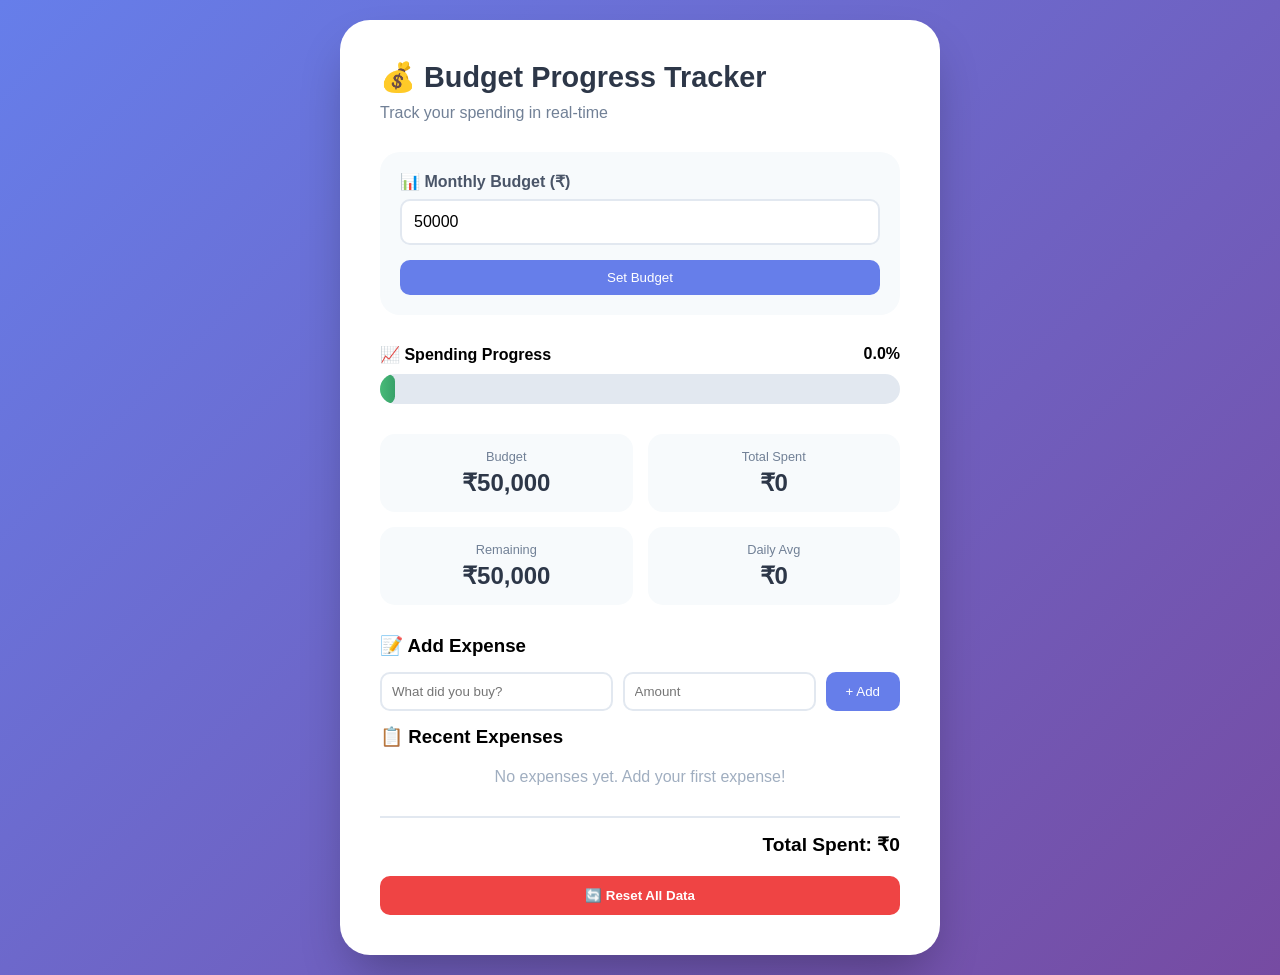
<file: Templates/progressbar.html>
<!DOCTYPE html>
<html lang="en">
<head>
    <meta charset="UTF-8">
    <meta name="viewport" content="width=device-width, initial-scale=1.0">
    <title>Budget Progress Bar | Real-Time Tracking</title>
    <style>
        * {
            margin: 0;
            padding: 0;
            box-sizing: border-box;
            font-family: 'Segoe UI', Tahoma, Geneva, Verdana, sans-serif;
        }

        body {
            background: linear-gradient(135deg, #667eea 0%, #764ba2 100%);
            min-height: 100vh;
            display: flex;
            align-items: center;
            justify-content: center;
            padding: 20px;
        }

        .container {
            max-width: 600px;
            width: 100%;
        }

        .card {
            background: white;
            border-radius: 30px;
            padding: 40px;
            box-shadow: 0 25px 50px -12px rgba(0,0,0,0.3);
        }

        h1 {
            color: #2d3748;
            margin-bottom: 10px;
            font-size: 1.8rem;
        }

        .subtitle {
            color: #718096;
            margin-bottom: 30px;
        }

        /* Budget Input Section */
        .budget-section {
            background: #f7fafc;
            border-radius: 20px;
            padding: 20px;
            margin-bottom: 30px;
        }

        .input-group {
            margin-bottom: 15px;
        }

        .input-group label {
            display: block;
            margin-bottom: 8px;
            font-weight: 600;
            color: #4a5568;
        }

        .input-group input {
            width: 100%;
            padding: 12px;
            border: 2px solid #e2e8f0;
            border-radius: 10px;
            font-size: 1rem;
        }

        .input-group input:focus {
            outline: none;
            border-color: #667eea;
        }

        /* Progress Bar */
        .progress-section {
            margin-bottom: 30px;
        }

        .progress-header {
            display: flex;
            justify-content: space-between;
            margin-bottom: 10px;
            font-weight: 600;
        }

        .progress-bar-container {
            background: #e2e8f0;
            border-radius: 50px;
            height: 30px;
            overflow: hidden;
            position: relative;
        }

        .progress-fill {
            background: linear-gradient(90deg, #48bb78, #38a169);
            width: 0%;
            height: 100%;
            border-radius: 50px;
            transition: width 0.5s ease;
            display: flex;
            align-items: center;
            justify-content: flex-end;
            padding-right: 15px;
            color: white;
            font-weight: bold;
            font-size: 0.85rem;
        }

        .progress-fill.warning {
            background: linear-gradient(90deg, #ed8936, #dd6b20);
        }

        .progress-fill.danger {
            background: linear-gradient(90deg, #ef4444, #dc2626);
        }

        /* Stats */
        .stats {
            display: grid;
            grid-template-columns: 1fr 1fr;
            gap: 15px;
            margin-bottom: 30px;
        }

        .stat-card {
            background: #f7fafc;
            padding: 15px;
            border-radius: 15px;
            text-align: center;
        }

        .stat-label {
            color: #718096;
            font-size: 0.8rem;
            margin-bottom: 5px;
        }

        .stat-value {
            font-size: 1.5rem;
            font-weight: bold;
            color: #2d3748;
        }

        /* Expenses List */
        .expenses-section {
            margin-top: 20px;
        }

        .expenses-header {
            display: flex;
            justify-content: space-between;
            align-items: center;
            margin-bottom: 15px;
        }

        .add-expense-form {
            display: flex;
            gap: 10px;
            margin-bottom: 15px;
        }

        .add-expense-form input {
            flex: 1;
            padding: 10px;
            border: 2px solid #e2e8f0;
            border-radius: 10px;
        }

        .add-expense-form button {
            padding: 10px 20px;
            background: #667eea;
            color: white;
            border: none;
            border-radius: 10px;
            cursor: pointer;
        }

        .expense-list {
            max-height: 300px;
            overflow-y: auto;
        }

        .expense-item {
            display: flex;
            justify-content: space-between;
            align-items: center;
            padding: 12px;
            background: #f7fafc;
            border-radius: 10px;
            margin-bottom: 8px;
            animation: slideIn 0.3s ease;
        }

        @keyframes slideIn {
            from {
                opacity: 0;
                transform: translateX(-20px);
            }
            to {
                opacity: 1;
                transform: translateX(0);
            }
        }

        .expense-details {
            flex: 1;
        }

        .expense-name {
            font-weight: 600;
            color: #2d3748;
        }

        .expense-date {
            font-size: 0.7rem;
            color: #a0aec0;
        }

        .expense-amount {
            font-weight: bold;
            color: #ef4444;
        }

        .delete-expense {
            background: none;
            border: none;
            font-size: 1.2rem;
            cursor: pointer;
            color: #a0aec0;
            padding: 5px 10px;
        }

        .delete-expense:hover {
            color: #ef4444;
        }

        .total-spent {
            font-size: 1.2rem;
            font-weight: bold;
            text-align: right;
            padding-top: 15px;
            border-top: 2px solid #e2e8f0;
            margin-top: 10px;
        }

        .alert {
            padding: 12px;
            border-radius: 10px;
            margin-bottom: 20px;
            animation: slideIn 0.3s ease;
        }

        .alert-warning {
            background: #fef3c7;
            color: #92400e;
            border-left: 4px solid #f59e0b;
        }

        .alert-danger {
            background: #fee2e2;
            color: #991b1b;
            border-left: 4px solid #ef4444;
        }

        .alert-success {
            background: #d1fae5;
            color: #065f46;
            border-left: 4px solid #10b981;
        }

        button {
            transition: all 0.2s;
        }

        button:hover {
            transform: scale(1.02);
        }

        .reset-btn {
            background: #ef4444;
            margin-top: 20px;
            width: 100%;
            padding: 12px;
            border: none;
            border-radius: 10px;
            color: white;
            font-weight: 600;
            cursor: pointer;
        }
    </style>
</head>
<body>
    <div class="container">
        <div class="card">
            <h1>💰 Budget Progress Tracker</h1>
            <p class="subtitle">Track your spending in real-time</p>

            <div id="alertContainer"></div>

            <!-- Budget Setup -->
            <div class="budget-section">
                <div class="input-group">
                    <label>📊 Monthly Budget (₹)</label>
                    <input type="number" id="budgetInput" placeholder="Enter your monthly budget" value="50000">
                </div>
                <button onclick="updateBudget()" style="width:100%; padding:10px; background:#667eea; color:white; border:none; border-radius:10px;">Set Budget</button>
            </div>

            <!-- Progress Bar -->
            <div class="progress-section">
                <div class="progress-header">
                    <span>📈 Spending Progress</span>
                    <span id="progressPercent">0%</span>
                </div>
                <div class="progress-bar-container">
                    <div class="progress-fill" id="progressFill">
                        <span id="progressText"></span>
                    </div>
                </div>
            </div>

            <!-- Stats -->
            <div class="stats">
                <div class="stat-card">
                    <div class="stat-label">Budget</div>
                    <div class="stat-value" id="budgetAmount">₹50,000</div>
                </div>
                <div class="stat-card">
                    <div class="stat-label">Total Spent</div>
                    <div class="stat-value" id="totalSpent">₹0</div>
                </div>
                <div class="stat-card">
                    <div class="stat-label">Remaining</div>
                    <div class="stat-value" id="remainingAmount">₹50,000</div>
                </div>
                <div class="stat-card">
                    <div class="stat-label">Daily Avg</div>
                    <div class="stat-value" id="dailyAvg">₹0</div>
                </div>
            </div>

            <!-- Add Expense -->
            <div class="expenses-section">
                <div class="expenses-header">
                    <h3>📝 Add Expense</h3>
                </div>
                <div class="add-expense-form">
                    <input type="text" id="expenseName" placeholder="What did you buy?" style="flex:2;">
                    <input type="number" id="expenseAmount" placeholder="Amount" style="flex:1;">
                    <button onclick="addExpense()">+ Add</button>
                </div>

                <h3>📋 Recent Expenses</h3>
                <div class="expense-list" id="expenseList">
                    <div style="text-align: center; color: #a0aec0; padding: 20px;">No expenses yet. Add your first expense!</div>
                </div>

                <div class="total-spent" id="totalSpentFooter">Total Spent: ₹0</div>
            </div>

            <button class="reset-btn" onclick="resetAll()">🔄 Reset All Data</button>
        </div>
    </div>

    <script>
        // Data storage (uses localStorage - no backend needed!)
        let monthlyBudget = 50000;
        let expenses = [];

        // Load saved data from localStorage
        function loadData() {
            const savedBudget = localStorage.getItem('monthlyBudget');
            const savedExpenses = localStorage.getItem('expenses');
            
            if (savedBudget) monthlyBudget = parseFloat(savedBudget);
            if (savedExpenses) expenses = JSON.parse(savedExpenses);
            
            document.getElementById('budgetInput').value = monthlyBudget;
            updateUI();
        }

        // Save data to localStorage
        function saveData() {
            localStorage.setItem('monthlyBudget', monthlyBudget);
            localStorage.setItem('expenses', JSON.stringify(expenses));
        }

        // Calculate total spent
        function getTotalSpent() {
            return expenses.reduce((sum, exp) => sum + exp.amount, 0);
        }

        // Calculate remaining budget
        function getRemaining() {
            return monthlyBudget - getTotalSpent();
        }

        // Calculate percentage
        function getPercentage() {
            return (getTotalSpent() / monthlyBudget) * 100;
        }

        // Update UI
        function updateUI() {
            const totalSpent = getTotalSpent();
            const remaining = getRemaining();
            const percentage = getPercentage();
            
            // Update stats
            document.getElementById('budgetAmount').innerHTML = `₹${monthlyBudget.toLocaleString()}`;
            document.getElementById('totalSpent').innerHTML = `₹${totalSpent.toLocaleString()}`;
            document.getElementById('remainingAmount').innerHTML = `₹${remaining.toLocaleString()}`;
            document.getElementById('totalSpentFooter').innerHTML = `Total Spent: ₹${totalSpent.toLocaleString()}`;
            
            // Update progress bar
            const percentValue = Math.min(percentage, 100);
            document.getElementById('progressPercent').innerHTML = `${percentValue.toFixed(1)}%`;
            document.getElementById('progressFill').style.width = `${percentValue}%`;
            document.getElementById('progressText').innerHTML = percentValue > 15 ? `${percentValue.toFixed(0)}%` : '';
            
            // Change color based on threshold
            const progressFill = document.getElementById('progressFill');
            progressFill.classList.remove('warning', 'danger');
            if (percentage >= 100) {
                progressFill.classList.add('danger');
            } else if (percentage >= 80) {
                progressFill.classList.add('warning');
            }
            
            // Calculate daily average (last 30 days)
            const thirtyDaysAgo = new Date();
            thirtyDaysAgo.setDate(thirtyDaysAgo.getDate() - 30);
            const recentExpenses = expenses.filter(exp => new Date(exp.date) >= thirtyDaysAgo);
            const dailyAvg = recentExpenses.length > 0 ? recentExpenses.reduce((sum, exp) => sum + exp.amount, 0) / 30 : 0;
            document.getElementById('dailyAvg').innerHTML = `₹${dailyAvg.toFixed(0)}`;
            
            // Update expense list
            updateExpenseList();
            
            // Check and show alerts
            checkBudgetAlerts(percentage, remaining);
        }
        
        function checkBudgetAlerts(percentage, remaining) {
            const alertContainer = document.getElementById('alertContainer');
            
            if (percentage >= 100) {
                showAlert('🚨 STOP! You have exceeded your budget! No more spending allowed!', 'danger');
            } else if (percentage >= 95) {
                showAlert('⚠️ CRITICAL! Only 5% of budget remaining!', 'danger');
            } else if (percentage >= 90) {
                showAlert('⚠️ WARNING! Only 10% of budget remaining!', 'warning');
            } else if (percentage >= 80) {
                showAlert('📢 Heads up! You\'ve used 80% of your budget', 'warning');
            } else {
                // Clear alerts if no threshold
                if (!alertContainer.innerHTML.includes('STOP') && percentage < 80) {
                    // Keep only non-critical alerts
                }
            }
        }
        
        function showAlert(message, type) {
            const alertContainer = document.getElementById('alertContainer');
            const alertDiv = document.createElement('div');
            alertDiv.className = `alert alert-${type}`;
            alertDiv.innerHTML = message;
            alertContainer.innerHTML = '';
            alertContainer.appendChild(alertDiv);
            
            setTimeout(() => {
                if (alertDiv.parentNode) {
                    alertDiv.remove();
                }
            }, 4000);
        }
        
        function updateExpenseList() {
            const expenseList = document.getElementById('expenseList');
            
            if (expenses.length === 0) {
                expenseList.innerHTML = '<div style="text-align: center; color: #a0aec0; padding: 20px;">No expenses yet. Add your first expense!</div>';
                return;
            }
            
            // Sort by date (newest first)
            const sortedExpenses = [...expenses].sort((a, b) => new Date(b.date) - new Date(a.date));
            
            expenseList.innerHTML = sortedExpenses.map(exp => `
                <div class="expense-item" data-id="${exp.id}">
                    <div class="expense-details">
                        <div class="expense-name">${escapeHtml(exp.name)}</div>
                        <div class="expense-date">${formatDate(exp.date)}</div>
                    </div>
                    <div class="expense-amount">₹${exp.amount.toLocaleString()}</div>
                    <button class="delete-expense" onclick="deleteExpense('${exp.id}')">🗑️</button>
                </div>
            `).join('');
        }
        
        function formatDate(dateString) {
            const date = new Date(dateString);
            const now = new Date();
            const diffTime = Math.abs(now - date);
            const diffDays = Math.ceil(diffTime / (1000 * 60 * 60 * 24));
            
            if (diffDays === 0) return 'Today';
            if (diffDays === 1) return 'Yesterday';
            if (diffDays < 7) return `${diffDays} days ago`;
            return date.toLocaleDateString();
        }
        
        function addExpense() {
            const nameInput = document.getElementById('expenseName');
            const amountInput = document.getElementById('expenseAmount');
            
            const name = nameInput.value.trim();
            const amount = parseFloat(amountInput.value);
            
            if (!name) {
                showAlert('Please enter an expense name', 'warning');
                return;
            }
            
            if (isNaN(amount) || amount <= 0) {
                showAlert('Please enter a valid amount', 'warning');
                return;
            }
            
            const totalSpent = getTotalSpent();
            const remaining = getRemaining();
            
            if (amount > remaining && remaining > 0) {
                if (!confirm(`This expense (₹${amount}) will exceed your budget by ₹${amount - remaining}. Continue anyway?`)) {
                    return;
                }
            }
            
            const newExpense = {
                id: Date.now().toString(),
                name: name,
                amount: amount,
                date: new Date().toISOString()
            };
            
            expenses.push(newExpense);
            saveData();
            updateUI();
            
            // Play success sound/animation
            showAlert(`✅ Added: ${name} for ₹${amount}`, 'success');
            
            // Clear inputs
            nameInput.value = '';
            amountInput.value = '';
            
            // Focus back on name input
            nameInput.focus();
        }
        
        function deleteExpense(id) {
            const expense = expenses.find(e => e.id === id);
            if (expense) {
                expenses = expenses.filter(e => e.id !== id);
                saveData();
                updateUI();
                showAlert(`🗑️ Deleted: ${expense.name} for ₹${expense.amount}`, 'success');
                
                // Play crumple sound effect
                playCrumpleSound();
            }
        }
        
        function updateBudget() {
            const newBudget = parseFloat(document.getElementById('budgetInput').value);
            
            if (isNaN(newBudget) || newBudget <= 0) {
                showAlert('Please enter a valid budget amount', 'warning');
                return;
            }
            
            monthlyBudget = newBudget;
            saveData();
            updateUI();
            showAlert(`💰 Budget updated to ₹${monthlyBudget.toLocaleString()}`, 'success');
        }
        
        function resetAll() {
            if (confirm('⚠️ Are you sure? This will delete ALL expenses and reset your budget!')) {
                monthlyBudget = 50000;
                expenses = [];
                document.getElementById('budgetInput').value = 50000;
                saveData();
                updateUI();
                showAlert('🔄 All data has been reset!', 'success');
            }
        }
        
        function playCrumpleSound() {
            try {
                const audioCtx = new (window.AudioContext || window.webkitAudioContext)();
                const oscillator = audioCtx.createOscillator();
                const gainNode = audioCtx.createGain();
                oscillator.connect(gainNode);
                gainNode.connect(audioCtx.destination);
                oscillator.frequency.value = 200;
                oscillator.frequency.exponentialRampToValueAtTime(100, audioCtx.currentTime + 0.3);
                gainNode.gain.value = 0.2;
                oscillator.start();
                gainNode.gain.exponentialRampToValueAtTime(0.00001, audioCtx.currentTime + 0.5);
                oscillator.stop(audioCtx.currentTime + 0.5);
            } catch(e) {
                console.log('Audio not supported');
            }
        }
        
        function escapeHtml(str) {
            if (!str) return '';
            return str.replace(/[&<>]/g, function(m) {
                if (m === '&') return '&amp;';
                if (m === '<') return '&lt;';
                if (m === '>') return '&gt;';
                return m;
            });
        }
        
        // Initialize
        loadData();
        
        // Auto-save on page close
        window.addEventListener('beforeunload', () => {
            saveData();
        });
    </script>
</body>
</html>
</file>
